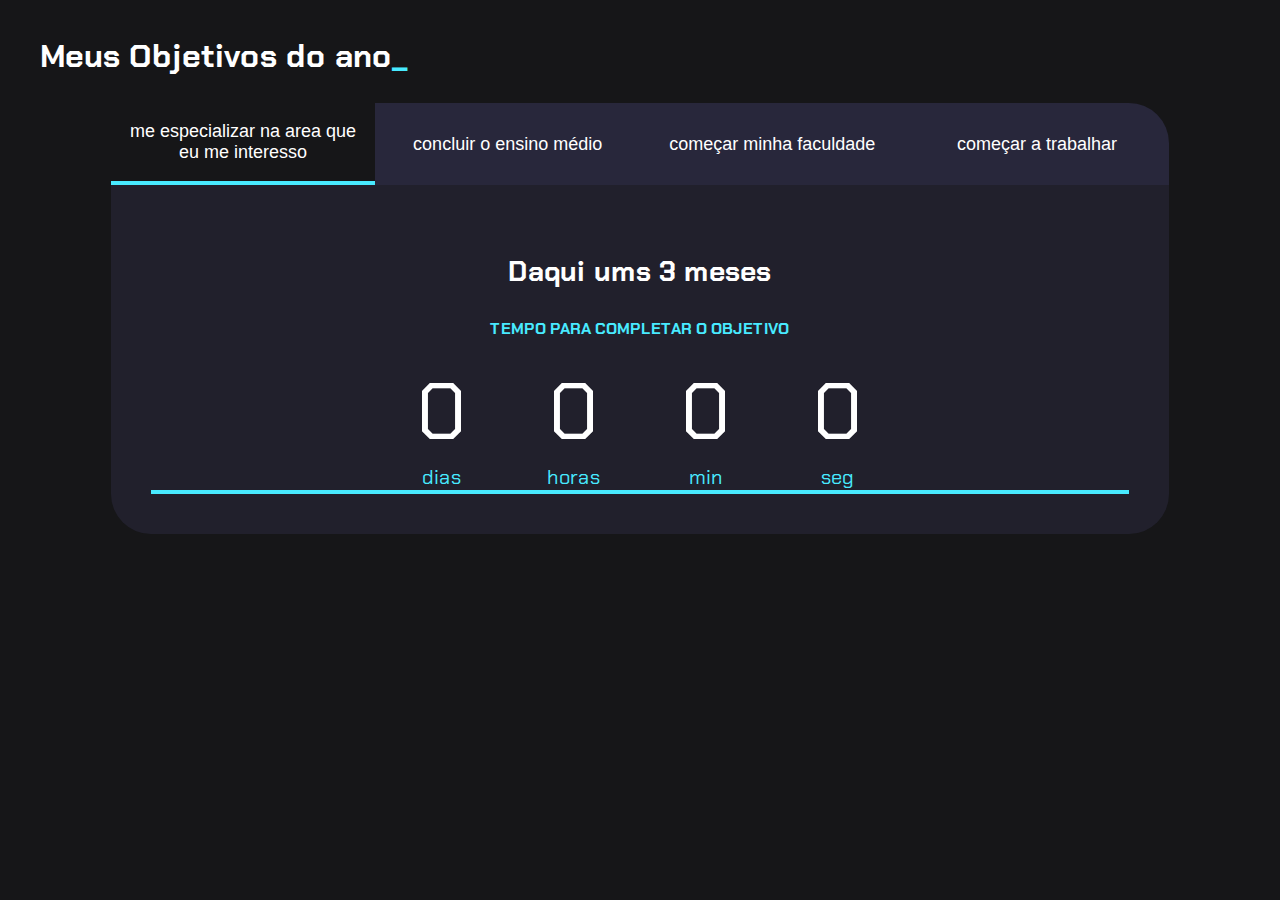
<file: index.html>
<!DOCTYPE html>
<html lang="pt-br">
<head>
    <meta charset="UTF-8">
    <meta name="viewport" content="width=device-width, initial-scale=1.0">
    <title>Meus objetivos do ano</title>
    <link rel="stylesheet" href="style.css">
</head>
<body>
    <section class="conteudo-principal">
        <h2 class="titulo-principal">Meus Objetivos do ano<span>_</span></h2>
        <div class="conteudo">
        <div class="botoes">
            <button class="botao ativo">me especializar na area que eu me interesso</button>
            <button class="botao">concluir o ensino médio </button>
            <button class="botao">começar minha faculdade</button>
            <button class="botao">começar a trabalhar</button>
        </div>
        <div class="abas-textos">
            <div class="aba-conteudo ativo">
                <h3 class="aba-conteudo-titulo-principal">Daqui ums 3 meses</h3>
                <h4 class="aba-conteudo-titulo-secundario">Tempo para completar o objetivo</h4>
                <div class="contador">
                    <div class="contador-digito">
                        <p class="contador-digito-numero" id="dias0">7</p>
                        <p class="contador-digito-texto">dias</p>
                    </div>
                    <div class="contador-digito">
                        <p class="contador-digito-numero" id="horas0">7</p>
                        <p class="contador-digito-texto">horas</p>
                    </div>
                    <div class="contador-digito">
                        <p class="contador-digito-numero" id="min0">7</p>
                        <p class="contador-digito-texto">min</p>
                    </div>
                    <div class="contador-digito">
                        <p class="contador-digito-numero" id="seg0">7</p>
                        <p class="contador-digito-texto">seg</p>
                    </div>
                </div>
            </div>
            <div class="aba-conteudo">
                <h3 class="aba-conteudo-titulo-principal">Final de ano</h3>
                <h4 class="aba-conteudo-titulo-secundario">Tempo para completar o objetivo</h4>
                <div class="contador">
                    <div class="contador-digito">
                        <p class="contador-digito-numero" id="dias1">7</p>
                        <p class="contador-digito-texto">dias</p>
                    </div>
                    <div class="contador-digito">
                        <p class="contador-digito-numero" id="horas1">7</p>
                        <p class="contador-digito-texto">horas</p>
                    </div>
                    <div class="contador-digito">
                        <p class="contador-digito-numero" id="min1">7</p>
                        <p class="contador-digito-texto">min</p>
                    </div>
                    <div class="contador-digito">
                        <p class="contador-digito-numero" id="seg1">7</p>
                        <p class="contador-digito-texto">seg</p>
                    </div>
                </div>
            </div>
            <div class="aba-conteudo">
                <h3 class="aba-conteudo-titulo-principal">Final de ano</h3>
                <h4 class="aba-conteudo-titulo-secundario">Tempo para completar o objetivo</h4>
                <div class="contador">
                    <div class="contador-digito">
                        <p class="contador-digito-numero" id="dias2">7</p>
                        <p class="contador-digito-texto">dias</p>
                    </div>
                    <div class="contador-digito">
                        <p class="contador-digito-numero" id="horas2">7</p>
                        <p class="contador-digito-texto">horas</p>
                    </div>
                    <div class="contador-digito">
                        <p class="contador-digito-numero" id="min2">7</p>
                        <p class="contador-digito-texto">min</p>
                    </div>
                    <div class="contador-digito">
                        <p class="contador-digito-numero" id="seg2">7</p>
                        <p class="contador-digito-texto">seg</p>
                    </div>
                </div>
            </div>
            <div class="aba-conteudo">
                <h3 class="aba-conteudo-titulo-principal">Esse mês</h3>
                <h4 class="aba-conteudo-titulo-secundario">Tempo para completar o objetivo</h4>
                <div class="contador">
                    <div class="contador-digito">
                        <p class="contador-digito-numero" id="dias3">7</p>
                        <p class="contador-digito-texto">dias</p>
                    </div>
                    <div class="contador-digito">
                        <p class="contador-digito-numero" id="horas3">7</p>
                        <p class="contador-digito-texto">horas</p>
                    </div>
                    <div class="contador-digito">
                        <p class="contador-digito-numero" id="min3">7</p>
                        <p class="contador-digito-texto">min</p>
                    </div>
                    <div class="contador-digito">
                        <p class="contador-digito-numero" id="seg3">7</p>
                        <p class="contador-digito-texto">seg</p>
                    </div>
                </div>
            </div>            
           
        </div>
    </div>
    </section>
    <script src="main.js"></script>
</body>
</html>
</file>
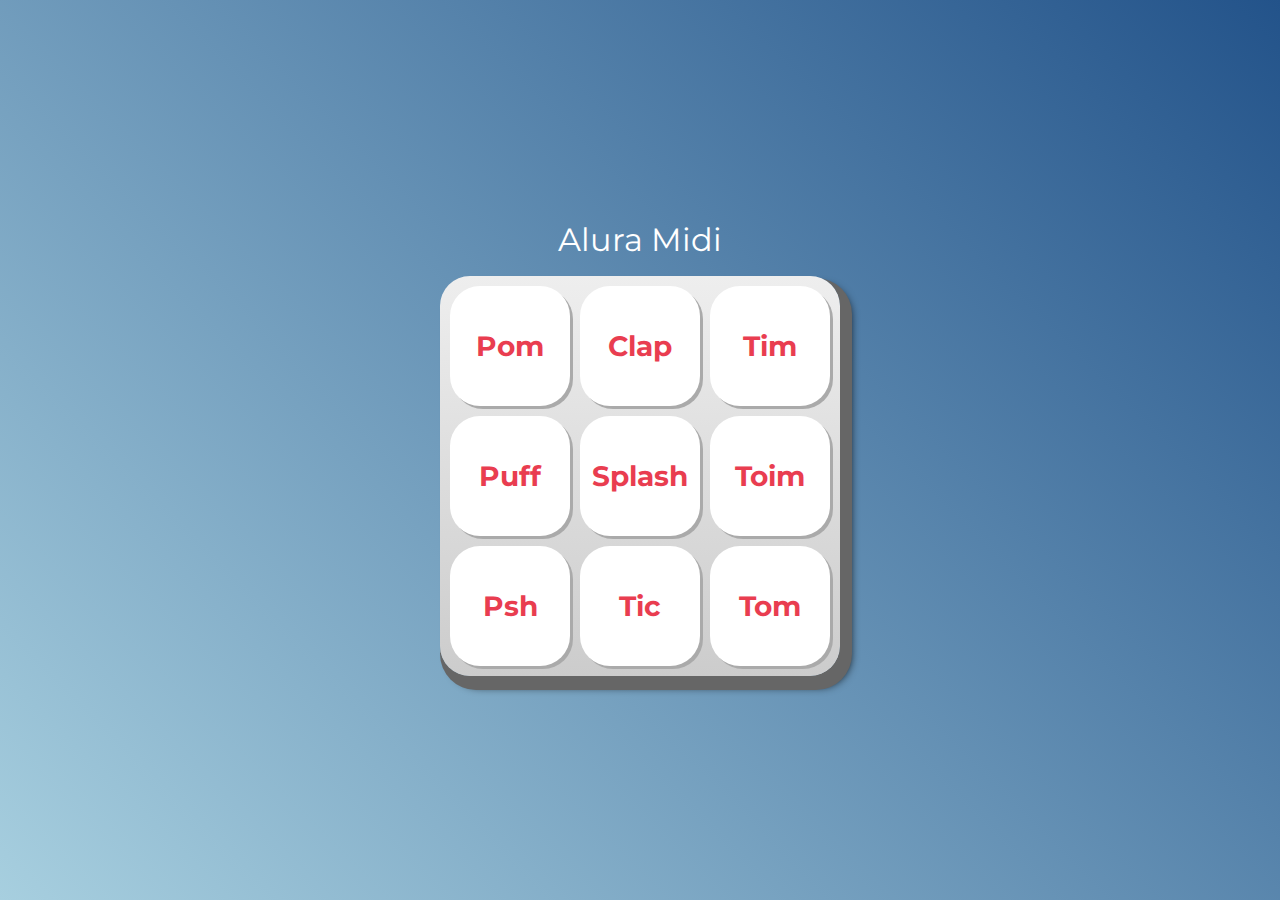
<file: aluramidi-curso-arquivos-iniciais/index.html>
<!DOCTYPE html>
<html lang="pt-BR">
<head>
    <meta charset="UTF-8">
    <meta http-equiv="X-UA-Compatible" content="IE=edge">
    <meta name="viewport" content="width=device-width, initial-scale=1.0">

    <title>Alura MIDI</title>

    <link rel="preconnect" href="https://fonts.googleapis.com">
    <link rel="preconnect" href="https://fonts.gstatic.com" crossorigin>
    <link href="https://fonts.googleapis.com/css2?family=Montserrat:wght@500;600&display=swap" rel="stylesheet">

    <link rel="icon" type="image/png" href="images/bateria.png">
    <link rel="stylesheet" href="css/reset.css">
    <link rel="stylesheet" href="css/estilos.css">
    <script  src="main.js"></script>

</head>
<body>

    <h1>Alura Midi</h1>

    <section class="teclado">
        <button class="tecla tecla_pom">Pom</button>
        <button class="tecla tecla_clap">Clap</button>
        <button class="tecla tecla_tim">Tim</button>

        <button class="tecla tecla_puff">Puff</button>
        <button class="tecla tecla_splash">Splash</button>
        <button class="tecla tecla_toim">Toim</button>

        <button class="tecla tecla_psh">Psh</button>
        <button class="tecla tecla_tic">Tic</button>
        <button class="tecla tecla_tom">Tom</button>
    </section>

    <audio src="sounds/keyq.wav" id="som_tecla_pom"></audio>
    <audio src="sounds/keyw.wav" id="som_tecla_clap"></audio>
    <audio src="sounds/keye.wav" id="som_tecla_tim"></audio>
    <audio src="sounds/keya.wav" id="som_tecla_puff"></audio>
    <audio src="sounds/keys.wav" id="som_tecla_splash"></audio>
    <audio src="sounds/keyd.wav" id="som_tecla_toim"></audio>
    <audio src="sounds/keyz.wav" id="som_tecla_psh"></audio>
    <audio src="sounds/keyx.wav" id="som_tecla_tic"></audio>
    <audio src="sounds/keyc.wav" id="som_tecla_tom"></audio>

</body>
</html>
</file>
<file: style.css>
@import url('https://fonts.googleapis.com/css?family=Chakra+Petch:wght@400;700&display=swap');

:root {
  --cor-de-fundo: #161618;
  --verde: #48eaff;
  --branco: #FFFFFF;
  --botao-ativo: #58, 55, 94, 0.5;
  --botao-inativo: rgba(58, 55, 94, 0.5);
  --texto-fundo: rgba(58, 55, 94, 0.3);
}

body {
  background-color: var(--cor-de-fundo);
  color: var(--branco);
  font-family: 'Chakra Petch', sans-serif;
}

.conteudo-principal {
    display: flex;
    flex-direction: column;
    justify-content: center;
    align-items: center;
    max-width: 1200px;
    width: 100%;
    margin: 0 auto;
}

.titulo-principal {
    text-align: left;
    width: 100%;
    font-size: 32px;
}

.titulo-principal span {
    color: var(--verde);
}

.botao {
    font-family: "Crakra Petch", sans-serif;
    background-color: var(--botao-inativo);
    color: var(--branco);
    display: flex;
    justify-content: center;
    padding: 1em;
    font-size: 18px;
    align-items: center;
    width: 100%;
    border-bottom: 4px solid var(--botao-ativo);
    border-left: 2px solid var(--botao-ativo);
    border-right: 2px solid var(--botao-ativo);
    border-top: none;
}

.botoes {
    display: block;
}

.ativo{
    background-color: var(--botao-ativo);
    border-bottom: 4px solid var(--verde);
    }
   
@media screen and (min-width: 768px) {
    .botoes {
        display: flex;
    }

    .botao:first-child {
        border-radius: 40px 0 0 0;
    }

    .botao:last-child {
        border-radius: 0 40px 0 0;
    }
}

.abas-textos{
    background-color: var(--texto-fundo);
    padding: 40px;
    border-radius: 0 0 40px 40px;
}


.botao.ativo{
    background-color: var(--botao-ativo);
    border-bottom: 4px solid var(--verde);
}

.aba-conteudo.ativo{
    display: block;
}

.aba-conteudo{
    display: none;
}

.aba-conteudo-titulo-principal{
    font-size: 28px;
    text-align: center;
}
.aba-conteudo-titulo-secundario{
    text-align: center;
    color: var(--verde);
    text-transform: uppercase;
}

.contador{
    display: flex;
    justify-content: center;
    flex-wrap: wrap;
  }
  .contador-digito{
    padding: 0 16px;
    text-align: center;
    min-width: 100px;
}


  .contador-digito-numero{
    font-size: 80px;
    margin: 0;
}

.contador-digito-texto{
    color: var(--verde);
    font-size: 20px;
    margin: 0;
}
</file>
<file: aluramidi-curso-arquivos-iniciais/css/estilos.css>
:root {
  --cinza: #aaa;
  --vermelha: #e93d50;
  --vermelha-escura: #af303f;
  --branca: #fff;
  --luz: rgb(229, 255, 0);
}

body {
  align-items: center;
  background: linear-gradient(45deg, #a7cfdf 0%,#23538a 100%);
  display: flex;
  justify-content: center;
  flex-direction: column;
  font-family: 'Montserrat', sans-serif;
  min-height: 100vh;
}

h1 {
  color: var(--branca);
  margin-bottom: 20px;
  font-size: 2rem;
}

.teclado {
  background: linear-gradient(to bottom, #eeeeee 0%,#cccccc 100%);
  box-shadow: 6px 8px 0 6px #666, 10px 10px 10px #000;
  border-radius: 30px;
  display: grid;
  gap: 10px;
  grid-template-columns: repeat(3, 1fr);
  padding: 10px;
}

.tecla {
  background-color: var(--branca);
  border-radius: 30px;
  box-shadow: 3px 3px 0 var(--cinza);
  color: var(--vermelha);
  cursor: pointer;
  height: 120px;
  font-size: 1.75em;
  font-weight: bold;
  line-height: 120px;
  text-align: center;
  width: 120px;
}

.tecla.ativa,
.tecla:active {
  background-color: var(--vermelha);
  border: 4px solid  var(--vermelha);
  box-shadow: 3px 3px 0 var(--vermelha-escura) inset;
  color: var(--branca);
  outline: none;
}

.tecla.focus,
.tecla:focus {
  outline: none;
  box-shadow: 1px 1px 10px var(--luz);
}

.tecla.active:focus,
.tecla:active:focus {
  box-shadow: 3px 3px 0 var(--vermelha-escura) inset, 1px 1px 10px var(--luz);
}
</file>
